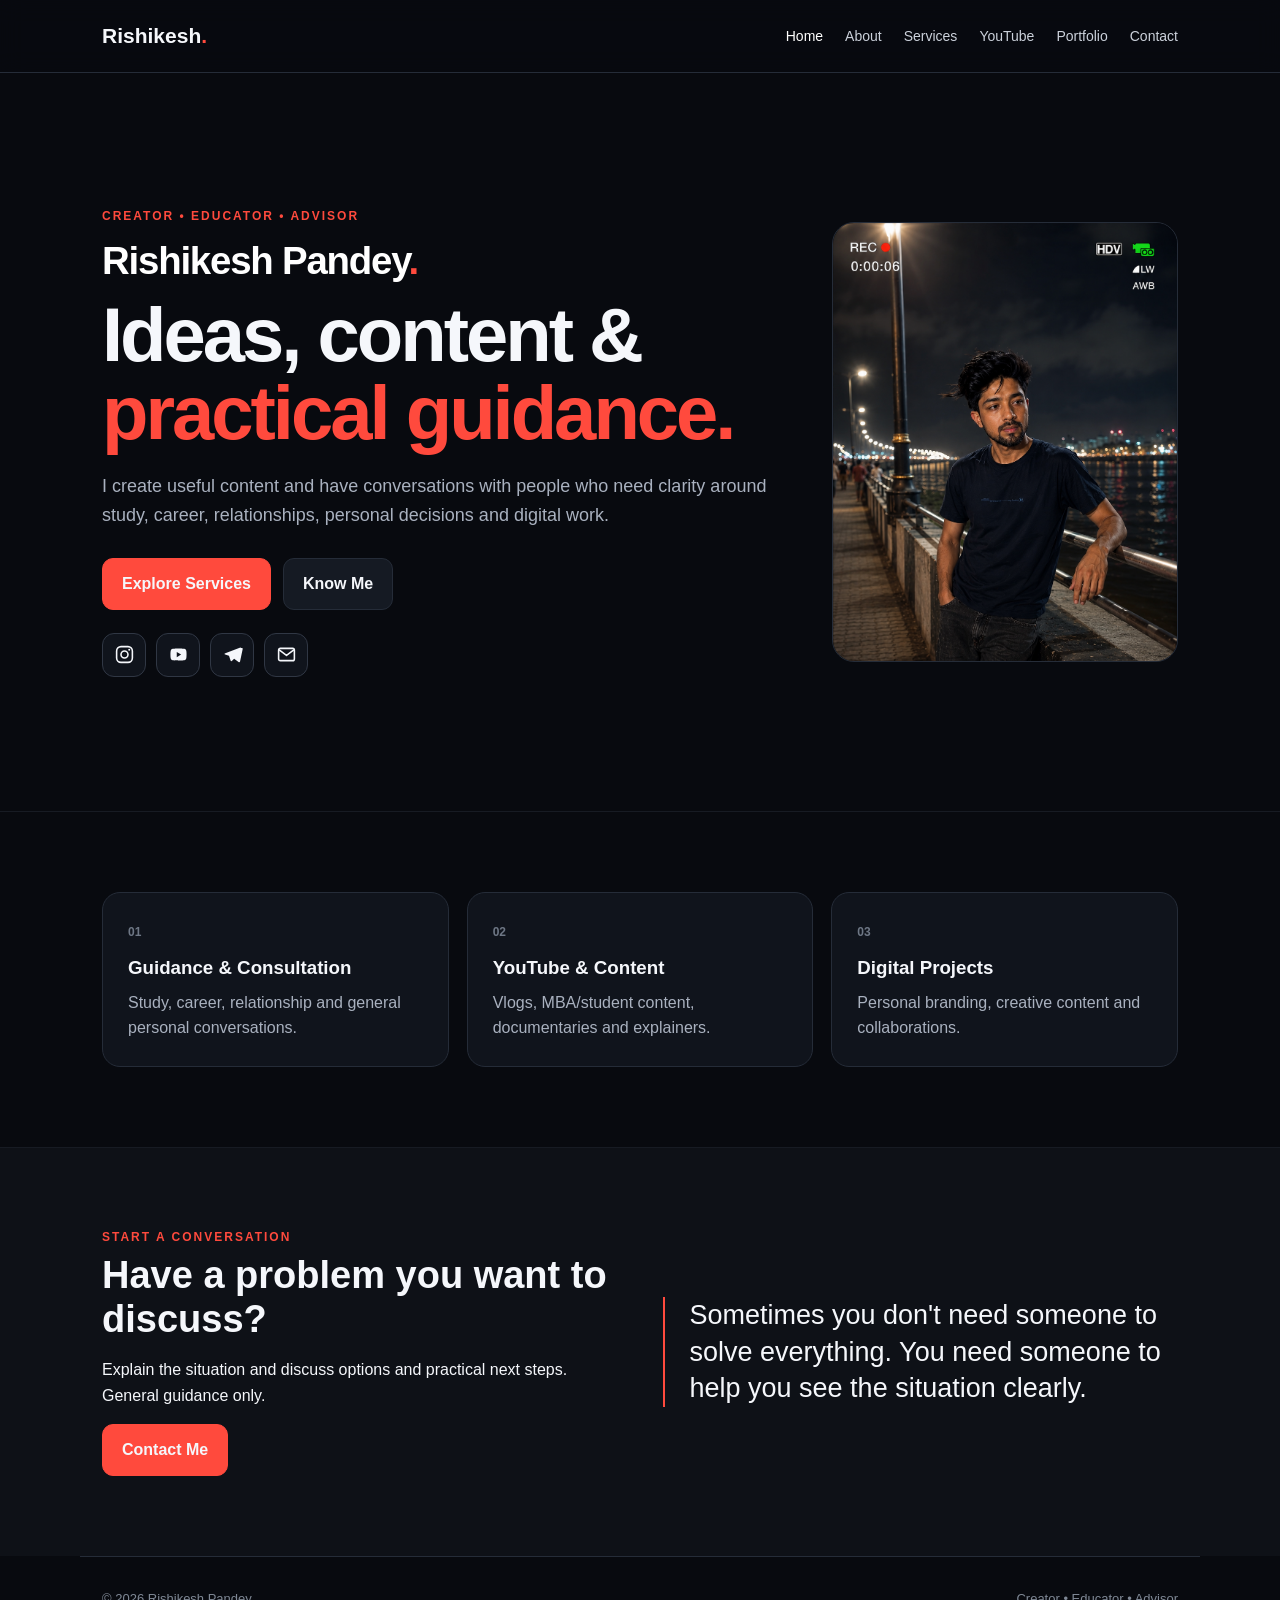
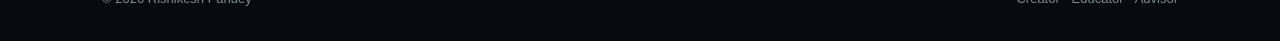
<file: index.html>
<!DOCTYPE html>
<html lang="en"><head><meta charset="utf-8"/><meta content="width=device-width,initial-scale=1" name="viewport"/><title>Rishikesh Pandey | Creator • Educator • Advisor</title><link href="assets/style.css?v=17" rel="stylesheet"/></head><body><header class="header"><div class="container nav"><a class="logo" href="index.html">Rishikesh<span>.</span></a><button class="menu" onclick="toggleMenu()">☰</button><nav id="nav"><a class="active" href="index.html">Home</a><a class="" href="about.html">About</a><a class="" href="services.html">Services</a><a class="" href="youtube.html">YouTube</a><a class="" href="portfolio.html">Portfolio</a><a class="" href="contact.html">Contact</a></nav></div></header><main><section class="hero"><div class="container hero-grid"><div><div class="eyebrow" contenteditable="false" spellcheck="false">CREATOR • EDUCATOR • ADVISOR</div><div class="hero-name">Rishikesh Pandey</div><h1 contenteditable="false" spellcheck="false">Ideas, content &amp; <em>practical guidance.</em></h1><p contenteditable="false" spellcheck="false">I create useful content and have conversations with people who need clarity around study, career, relationships, personal decisions and digital work.</p><div class="buttons"><a class="btn primary" href="services.html">Explore Services</a><a class="btn" href="about.html">Know Me</a></div><div class="social-row social-icons">
<a aria-label="Instagram" class="social-icon instagram" href="https://www.instagram.com/rishikeshpandey.25" rel="noopener" target="_blank" title="Instagram">
<svg viewbox="0 0 24 24"><rect height="18" rx="5" width="18" x="3" y="3"></rect><circle cx="12" cy="12" r="4"></circle><circle class="dot" cx="17.4" cy="6.7" r="1.15"></circle></svg><span>Instagram</span>
</a>
<a aria-label="YouTube" class="social-icon youtube" href="https://youtube.com/@rishikeshpandeyvlogs9507" rel="noopener" target="_blank" title="YouTube">
<svg viewbox="0 0 24 24"><path class="solid" d="M21 8.2c-.2-1.5-1-2.6-2.5-2.8C16.5 5 12 5 12 5s-4.5 0-6.5.4C4 5.6 3.2 6.7 3 8.2 2.8 9.3 2.8 12 2.8 12s0 2.7.2 3.8c.2 1.5 1 2.6 2.5 2.8C7.5 19 12 19 12 19s4.5 0 6.5-.4c1.5-.2 2.3-1.3 2.5-2.8.2-1.1.2-3.8.2-3.8s0-2.7-.2-3.8Z"></path><path class="cut" d="m10 9 5 3-5 3Z"></path></svg><span>YouTube</span>
</a>
<a aria-label="Telegram" class="social-icon telegram" href="https://telegram.org/dl" rel="noopener" target="_blank" title="Telegram">
<svg viewbox="0 0 24 24"><path class="solid" d="M21 4 3.8 10.6c-1.2.5-1.2 1.2-.2 1.5L8 13.5l1.7 5.2c.2.6.1.9.8.9.5 0 .8-.2 1-.4l2.4-2.3 5 3.7c.9.5 1.6.3 1.8-.9L23.6 6c.3-1.2-.5-1.8-1.6-1.4Z"></path></svg><span>Telegram</span>
</a>
<a aria-label="Email" class="social-icon email" href="mailto:rishikeshp700@gmail.com" title="Email">
<svg viewbox="0 0 24 24"><rect height="14" rx="2" width="18" x="3" y="5"></rect><path d="m4 7 8 6 8-6"></path></svg><span>Email</span>
</a></div></div><div class="hero-photo"><img alt="Rishikesh Pandey" class="" data-edit-index="0" src="assets/rishikesh-profile.png"/></div></div></section><section class="section"><div class="container"><div class="cards three"><a class="card" href="services.html"><span contenteditable="false" spellcheck="false">01</span><h3 contenteditable="false" spellcheck="false">Guidance &amp; Consultation</h3><p contenteditable="false" spellcheck="false">Study, career, relationship and general personal conversations.</p></a><a class="card" href="youtube.html"><span contenteditable="false" spellcheck="false">02</span><h3 contenteditable="false" spellcheck="false">YouTube &amp; Content</h3><p contenteditable="false" spellcheck="false">Vlogs, MBA/student content, documentaries and explainers.</p></a><a class="card" href="portfolio.html"><span contenteditable="false" spellcheck="false">03</span><h3 contenteditable="false" spellcheck="false">Digital Projects</h3><p contenteditable="false" spellcheck="false">Personal branding, creative content and collaborations.</p></a></div></div></section><section class="section dark"><div class="container split"><div><div class="eyebrow" contenteditable="false" spellcheck="false">START A CONVERSATION</div><h2 contenteditable="false" spellcheck="false">Have a problem you want to discuss?</h2><p contenteditable="false" spellcheck="false">Explain the situation and discuss options and practical next steps. General guidance only.</p><a class="btn primary" href="contact.html">Contact Me</a></div><div class="quote" contenteditable="false" spellcheck="false">Sometimes you don't need someone to solve everything. You need someone to help you see the situation clearly.</div></div></section></main><footer><div class="container footer"><span>© <span id="year"></span> Rishikesh Pandey</span><span>Creator • Educator • Advisor</span></div></footer><script id="PUBLIC_SITE_NO_EDITOR">document.querySelectorAll("#year").forEach(x=>x.textContent=new Date().getFullYear());function toggleMenu(){const n=document.getElementById("nav");if(n)n.classList.toggle("open")}</script></body></html>
</file>
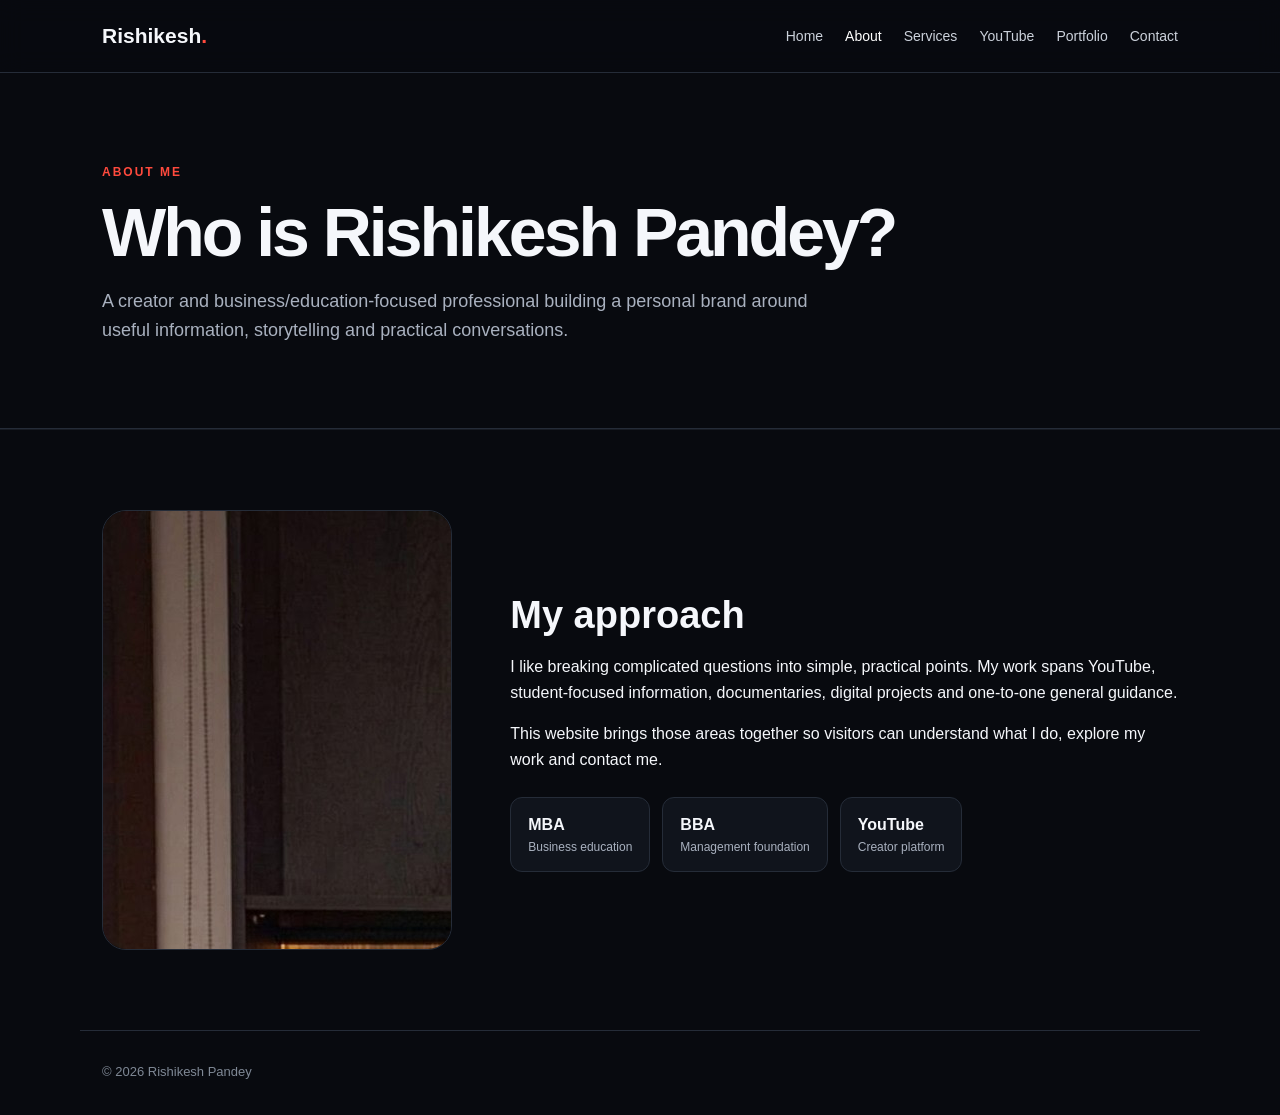
<file: about.html>
<!DOCTYPE html>
<html lang="en"><head><meta charset="utf-8"/><meta content="width=device-width,initial-scale=1" name="viewport"/><title>About | Rishikesh Pandey</title><link href="assets/style.css" rel="stylesheet"/></head><body><header class="header"><div class="container nav"><a class="logo" href="index.html">Rishikesh<span>.</span></a><button class="menu" onclick="toggleMenu()">☰</button><nav id="nav"><a class="" href="index.html">Home</a><a class="active" href="about.html">About</a><a class="" href="services.html">Services</a><a class="" href="youtube.html">YouTube</a><a class="" href="portfolio.html">Portfolio</a><a class="" href="contact.html">Contact</a></nav></div></header><main><section class="page-hero"><div class="container"><div class="eyebrow" contenteditable="false" spellcheck="false">ABOUT ME</div><h1 contenteditable="false" spellcheck="false">Who is Rishikesh Pandey?</h1><p contenteditable="false" spellcheck="false">A creator and business/education-focused professional building a personal brand around useful information, storytelling and practical conversations.</p></div></section><section class="section"><div class="container about-grid"><div class="about-photo"><img alt="Rishikesh Pandey" class="" data-edit-index="0" src="assets/about-profile.jpg"/></div><div><h2 contenteditable="false" spellcheck="false">My approach</h2><p contenteditable="false" spellcheck="false">I like breaking complicated questions into simple, practical points. My work spans YouTube, student-focused information, documentaries, digital projects and one-to-one general guidance.</p><p contenteditable="false" spellcheck="false">This website brings those areas together so visitors can understand what I do, explore my work and contact me.</p><div class="stats"><div><b>MBA</b><small>Business education</small></div><div><b>BBA</b><small>Management foundation</small></div><div><b>YouTube</b><small>Creator platform</small></div></div></div></div></section></main><footer><div class="container footer"><span>© <span id="year"></span> Rishikesh Pandey</span><span></span></div></footer><script id="PUBLIC_SITE_NO_EDITOR">document.querySelectorAll("#year").forEach(x=>x.textContent=new Date().getFullYear());function toggleMenu(){const n=document.getElementById("nav");if(n)n.classList.toggle("open")}</script></body></html>
</file>
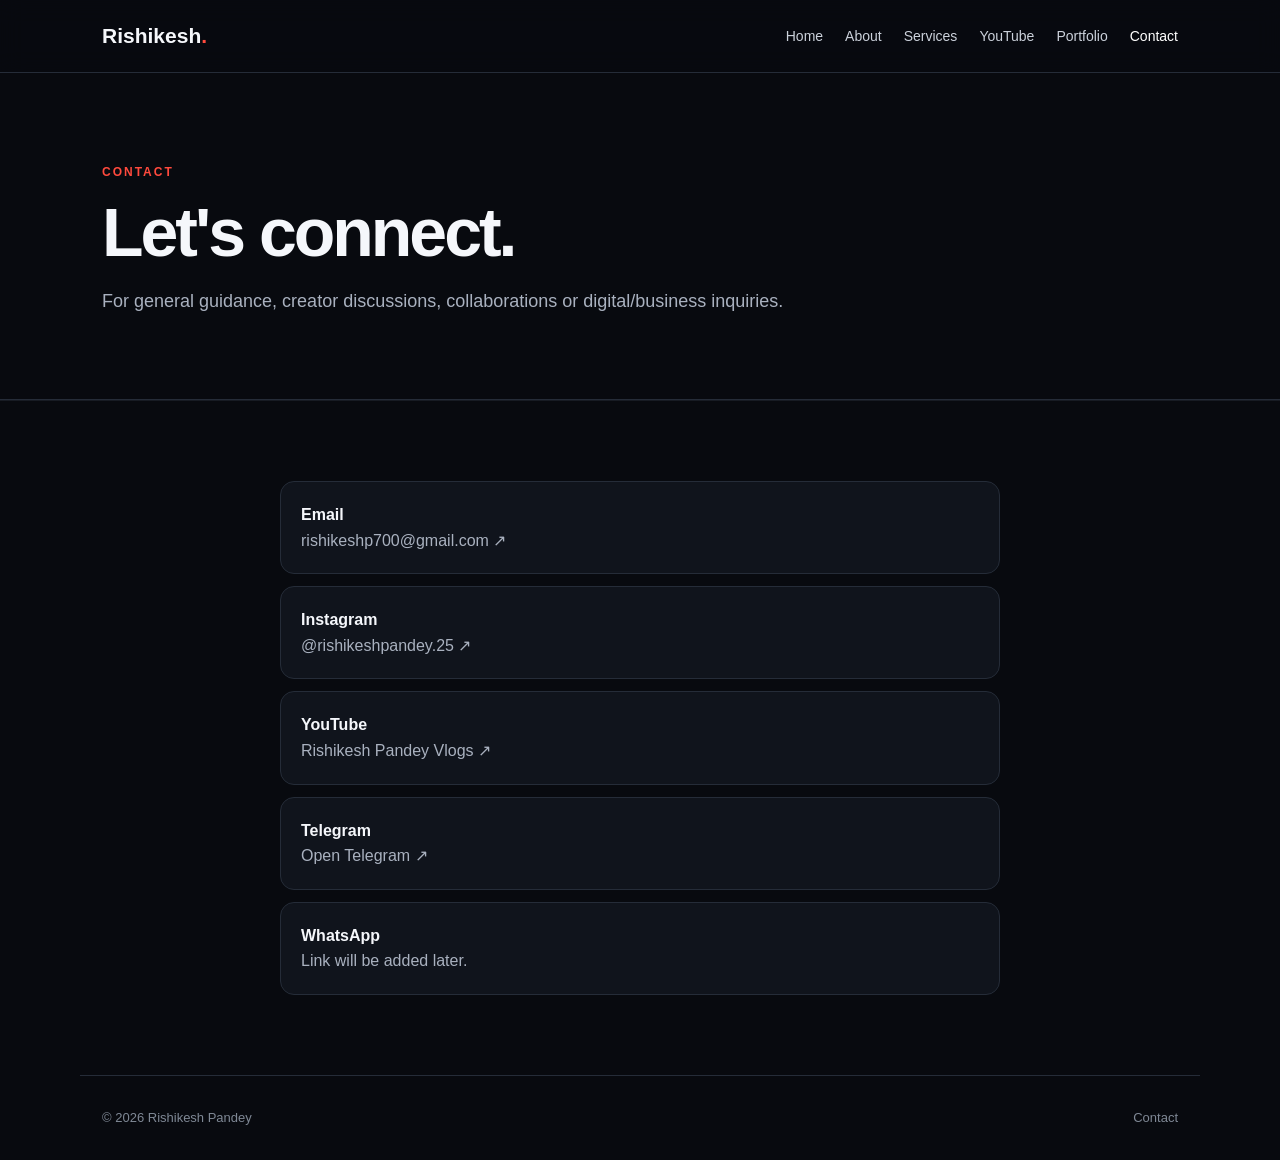
<file: contact.html>
<!doctype html><html lang="en"><head><meta charset="utf-8"><meta name="viewport" content="width=device-width,initial-scale=1"><title>Contact | Rishikesh Pandey</title><link rel="stylesheet" href="assets/style.css"></head><body><header class="header"><div class="container nav"><a class="logo" href="index.html">Rishikesh<span>.</span></a><button class="menu" onclick="toggleMenu()">☰</button><nav id="nav"><a class="" href="index.html">Home</a><a class="" href="about.html">About</a><a class="" href="services.html">Services</a><a class="" href="youtube.html">YouTube</a><a class="" href="portfolio.html">Portfolio</a><a class="active" href="contact.html">Contact</a></nav></div></header><main><section class="page-hero"><div class="container"><div class="eyebrow">CONTACT</div><h1>Let's connect.</h1><p>For general guidance, creator discussions, collaborations or digital/business inquiries.</p></div></section><section class="section"><div class="container"><div class="contact-list contact-list-centered"><a class="contact-item" href="mailto:rishikeshp700@gmail.com"><b>Email</b><span>rishikeshp700@gmail.com ↗</span></a><a class="contact-item" href="https://www.instagram.com/rishikeshpandey.25" target="_blank"><b>Instagram</b><span>@rishikeshpandey.25 ↗</span></a><a class="contact-item" href="https://youtube.com/@rishikeshpandeyvlogs9507" target="_blank"><b>YouTube</b><span>Rishikesh Pandey Vlogs ↗</span></a><a class="contact-item" href="https://telegram.org/dl" target="_blank"><b>Telegram</b><span>Open Telegram ↗</span></a><div class="contact-item"><b>WhatsApp</b><span>Link will be added later.</span></div></div></div></section></main><footer><div class="container footer"><span>© <span id="year"></span> Rishikesh Pandey</span><span>Contact</span></div></footer><script id="PUBLIC_SITE_NO_EDITOR">document.querySelectorAll("#year").forEach(x=>x.textContent=new Date().getFullYear());function toggleMenu(){const n=document.getElementById("nav");if(n)n.classList.toggle("open")}</script></body></html>
</file>
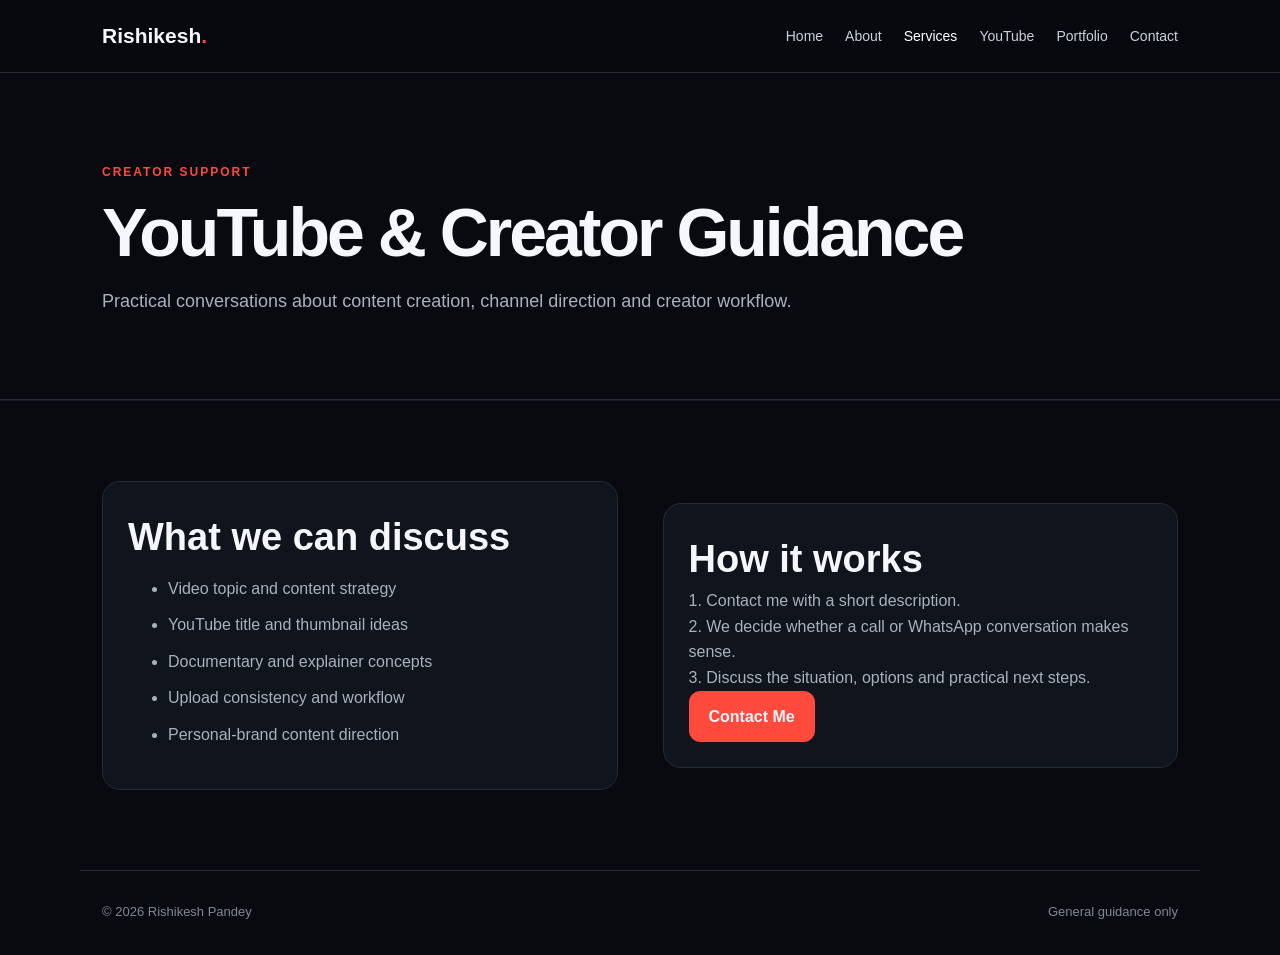
<file: service-creator.html>
<!doctype html><html lang="en"><head><meta charset="utf-8"><meta name="viewport" content="width=device-width,initial-scale=1"><title>YouTube & Creator Guidance | Rishikesh Pandey</title><link rel="stylesheet" href="assets/style.css"></head><body><header class="header"><div class="container nav"><a class="logo" href="index.html">Rishikesh<span>.</span></a><button class="menu" onclick="toggleMenu()">☰</button><nav id="nav"><a class="" href="index.html">Home</a><a class="" href="about.html">About</a><a class="active" href="services.html">Services</a><a class="" href="youtube.html">YouTube</a><a class="" href="portfolio.html">Portfolio</a><a class="" href="contact.html">Contact</a></nav></div></header><main><section class="page-hero"><div class="container"><div class="eyebrow">CREATOR SUPPORT</div><h1>YouTube & Creator Guidance</h1><p>Practical conversations about content creation, channel direction and creator workflow.</p></div></section><section class="section"><div class="container inner-grid"><div class="card"><h2>What we can discuss</h2><ul class="checklist"><li>Video topic and content strategy</li><li>YouTube title and thumbnail ideas</li><li>Documentary and explainer concepts</li><li>Upload consistency and workflow</li><li>Personal-brand content direction</li></ul></div><div class="card"><h2>How it works</h2><p>1. Contact me with a short description.</p><p>2. We decide whether a call or WhatsApp conversation makes sense.</p><p>3. Discuss the situation, options and practical next steps.</p><a class="btn primary" href="contact.html">Contact Me</a></div></div></section></main><footer><div class="container footer"><span>© <span id="year"></span> Rishikesh Pandey</span><span>General guidance only</span></div></footer><script src="assets/script.js"></script></body></html>
</file>
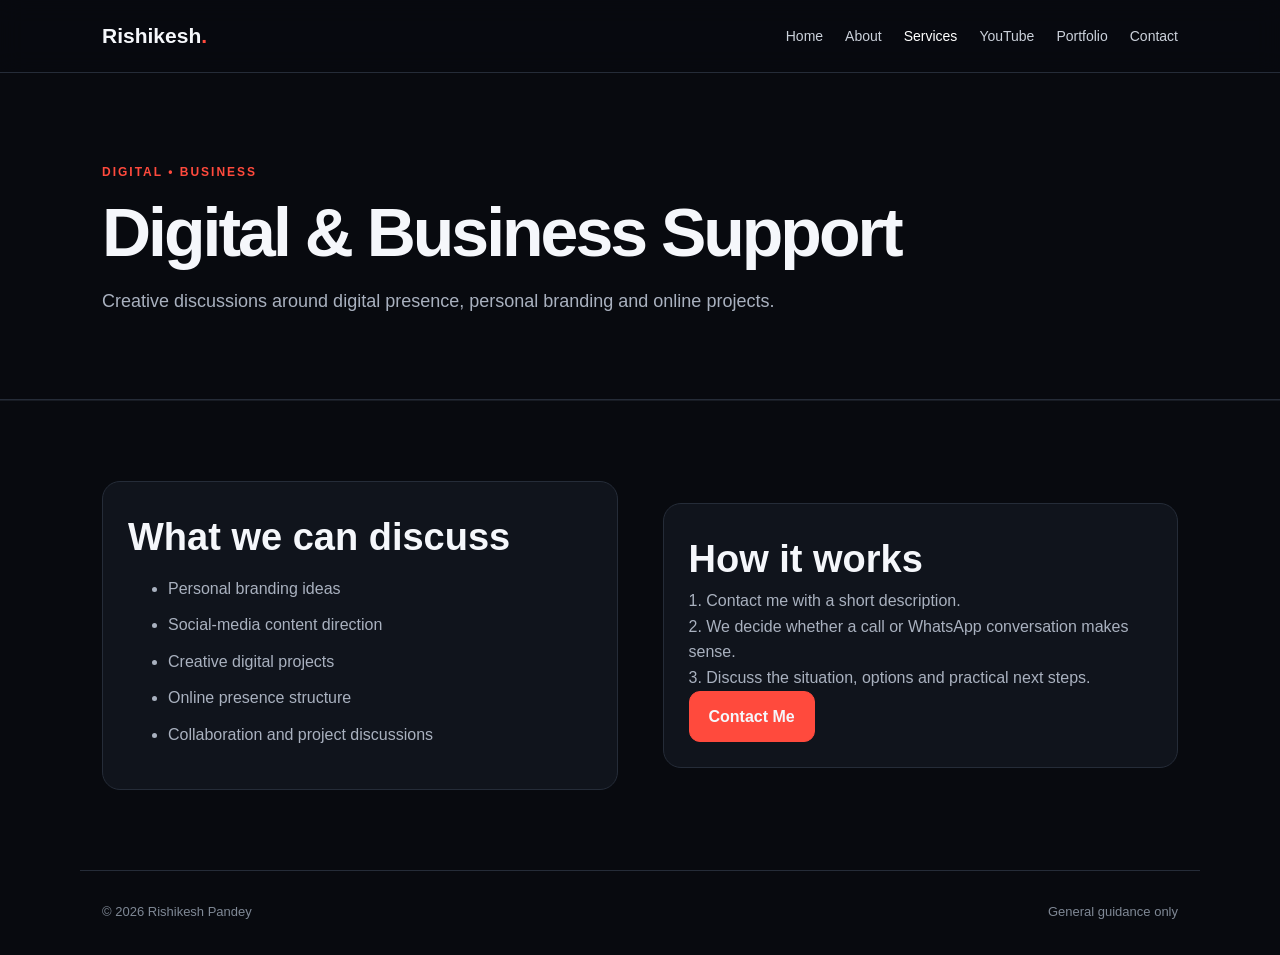
<file: service-digital.html>
<!doctype html><html lang="en"><head><meta charset="utf-8"><meta name="viewport" content="width=device-width,initial-scale=1"><title>Digital & Business Support | Rishikesh Pandey</title><link rel="stylesheet" href="assets/style.css"></head><body><header class="header"><div class="container nav"><a class="logo" href="index.html">Rishikesh<span>.</span></a><button class="menu" onclick="toggleMenu()">☰</button><nav id="nav"><a class="" href="index.html">Home</a><a class="" href="about.html">About</a><a class="active" href="services.html">Services</a><a class="" href="youtube.html">YouTube</a><a class="" href="portfolio.html">Portfolio</a><a class="" href="contact.html">Contact</a></nav></div></header><main><section class="page-hero"><div class="container"><div class="eyebrow">DIGITAL • BUSINESS</div><h1>Digital & Business Support</h1><p>Creative discussions around digital presence, personal branding and online projects.</p></div></section><section class="section"><div class="container inner-grid"><div class="card"><h2>What we can discuss</h2><ul class="checklist"><li>Personal branding ideas</li><li>Social-media content direction</li><li>Creative digital projects</li><li>Online presence structure</li><li>Collaboration and project discussions</li></ul></div><div class="card"><h2>How it works</h2><p>1. Contact me with a short description.</p><p>2. We decide whether a call or WhatsApp conversation makes sense.</p><p>3. Discuss the situation, options and practical next steps.</p><a class="btn primary" href="contact.html">Contact Me</a></div></div></section></main><footer><div class="container footer"><span>© <span id="year"></span> Rishikesh Pandey</span><span>General guidance only</span></div></footer><script src="assets/script.js"></script></body></html>
</file>
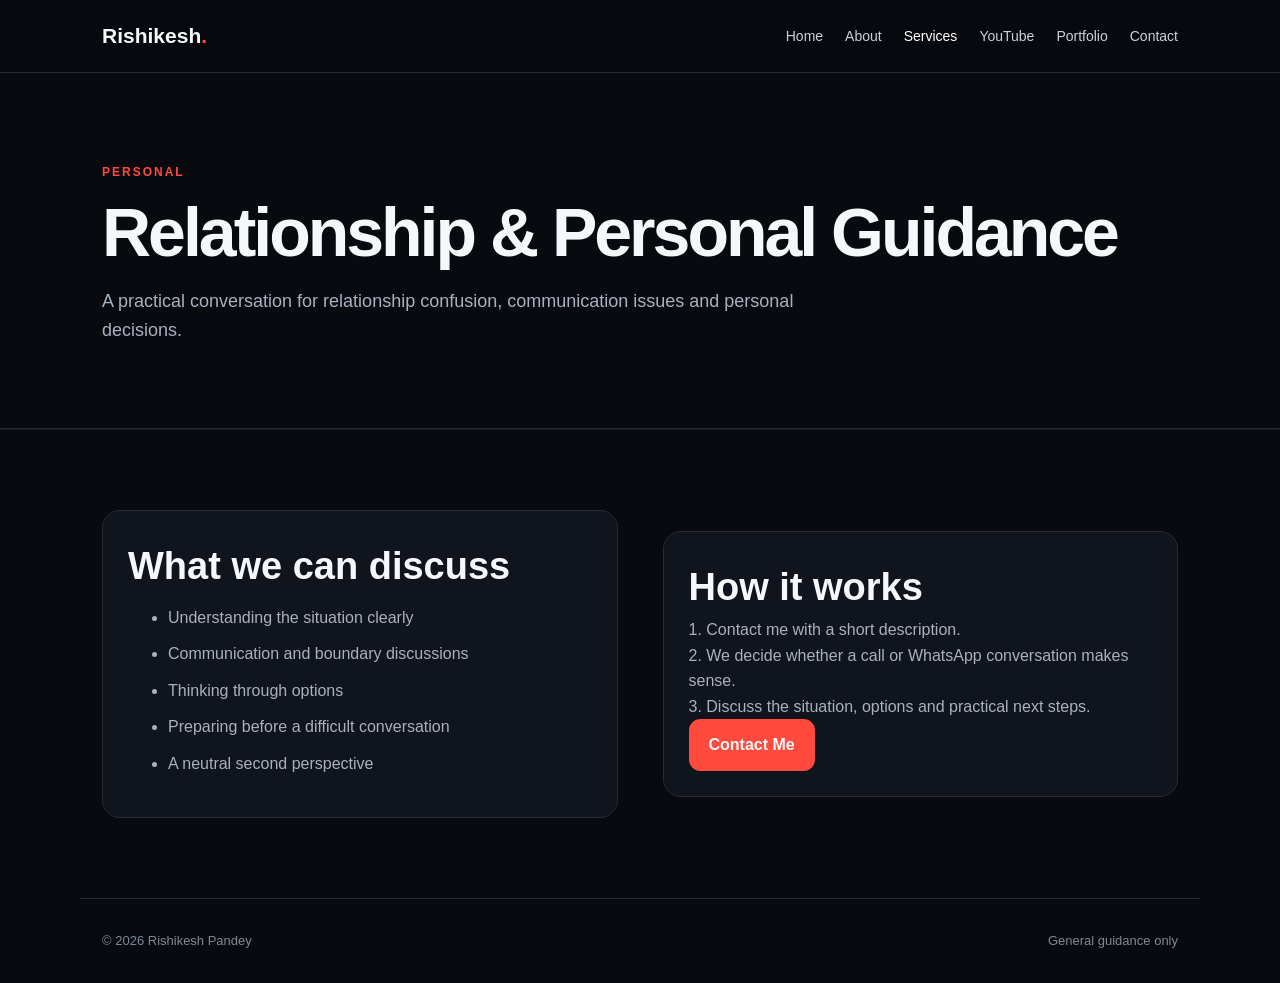
<file: service-relationship.html>
<!doctype html><html lang="en"><head><meta charset="utf-8"><meta name="viewport" content="width=device-width,initial-scale=1"><title>Relationship & Personal Guidance | Rishikesh Pandey</title><link rel="stylesheet" href="assets/style.css"></head><body><header class="header"><div class="container nav"><a class="logo" href="index.html">Rishikesh<span>.</span></a><button class="menu" onclick="toggleMenu()">☰</button><nav id="nav"><a class="" href="index.html">Home</a><a class="" href="about.html">About</a><a class="active" href="services.html">Services</a><a class="" href="youtube.html">YouTube</a><a class="" href="portfolio.html">Portfolio</a><a class="" href="contact.html">Contact</a></nav></div></header><main><section class="page-hero"><div class="container"><div class="eyebrow">PERSONAL</div><h1>Relationship & Personal Guidance</h1><p>A practical conversation for relationship confusion, communication issues and personal decisions.</p></div></section><section class="section"><div class="container inner-grid"><div class="card"><h2>What we can discuss</h2><ul class="checklist"><li>Understanding the situation clearly</li><li>Communication and boundary discussions</li><li>Thinking through options</li><li>Preparing before a difficult conversation</li><li>A neutral second perspective</li></ul></div><div class="card"><h2>How it works</h2><p>1. Contact me with a short description.</p><p>2. We decide whether a call or WhatsApp conversation makes sense.</p><p>3. Discuss the situation, options and practical next steps.</p><a class="btn primary" href="contact.html">Contact Me</a></div></div></section></main><footer><div class="container footer"><span>© <span id="year"></span> Rishikesh Pandey</span><span>General guidance only</span></div></footer><script src="assets/script.js"></script></body></html>
</file>
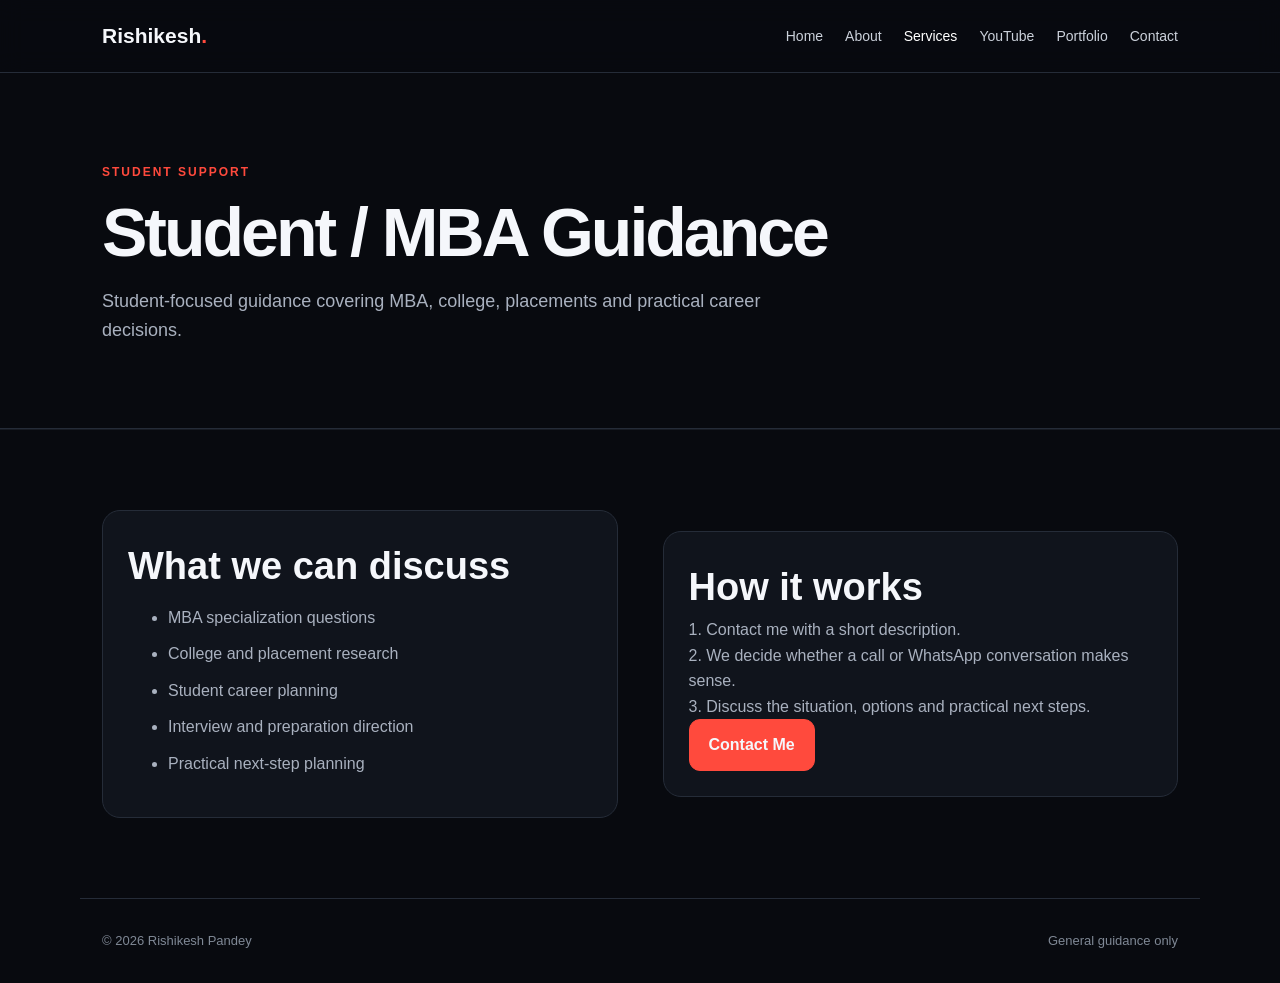
<file: service-student.html>
<!doctype html><html lang="en"><head><meta charset="utf-8"><meta name="viewport" content="width=device-width,initial-scale=1"><title>Student / MBA Guidance | Rishikesh Pandey</title><link rel="stylesheet" href="assets/style.css"></head><body><header class="header"><div class="container nav"><a class="logo" href="index.html">Rishikesh<span>.</span></a><button class="menu" onclick="toggleMenu()">☰</button><nav id="nav"><a class="" href="index.html">Home</a><a class="" href="about.html">About</a><a class="active" href="services.html">Services</a><a class="" href="youtube.html">YouTube</a><a class="" href="portfolio.html">Portfolio</a><a class="" href="contact.html">Contact</a></nav></div></header><main><section class="page-hero"><div class="container"><div class="eyebrow">STUDENT SUPPORT</div><h1>Student / MBA Guidance</h1><p>Student-focused guidance covering MBA, college, placements and practical career decisions.</p></div></section><section class="section"><div class="container inner-grid"><div class="card"><h2>What we can discuss</h2><ul class="checklist"><li>MBA specialization questions</li><li>College and placement research</li><li>Student career planning</li><li>Interview and preparation direction</li><li>Practical next-step planning</li></ul></div><div class="card"><h2>How it works</h2><p>1. Contact me with a short description.</p><p>2. We decide whether a call or WhatsApp conversation makes sense.</p><p>3. Discuss the situation, options and practical next steps.</p><a class="btn primary" href="contact.html">Contact Me</a></div></div></section></main><footer><div class="container footer"><span>© <span id="year"></span> Rishikesh Pandey</span><span>General guidance only</span></div></footer><script src="assets/script.js"></script></body></html>
</file>
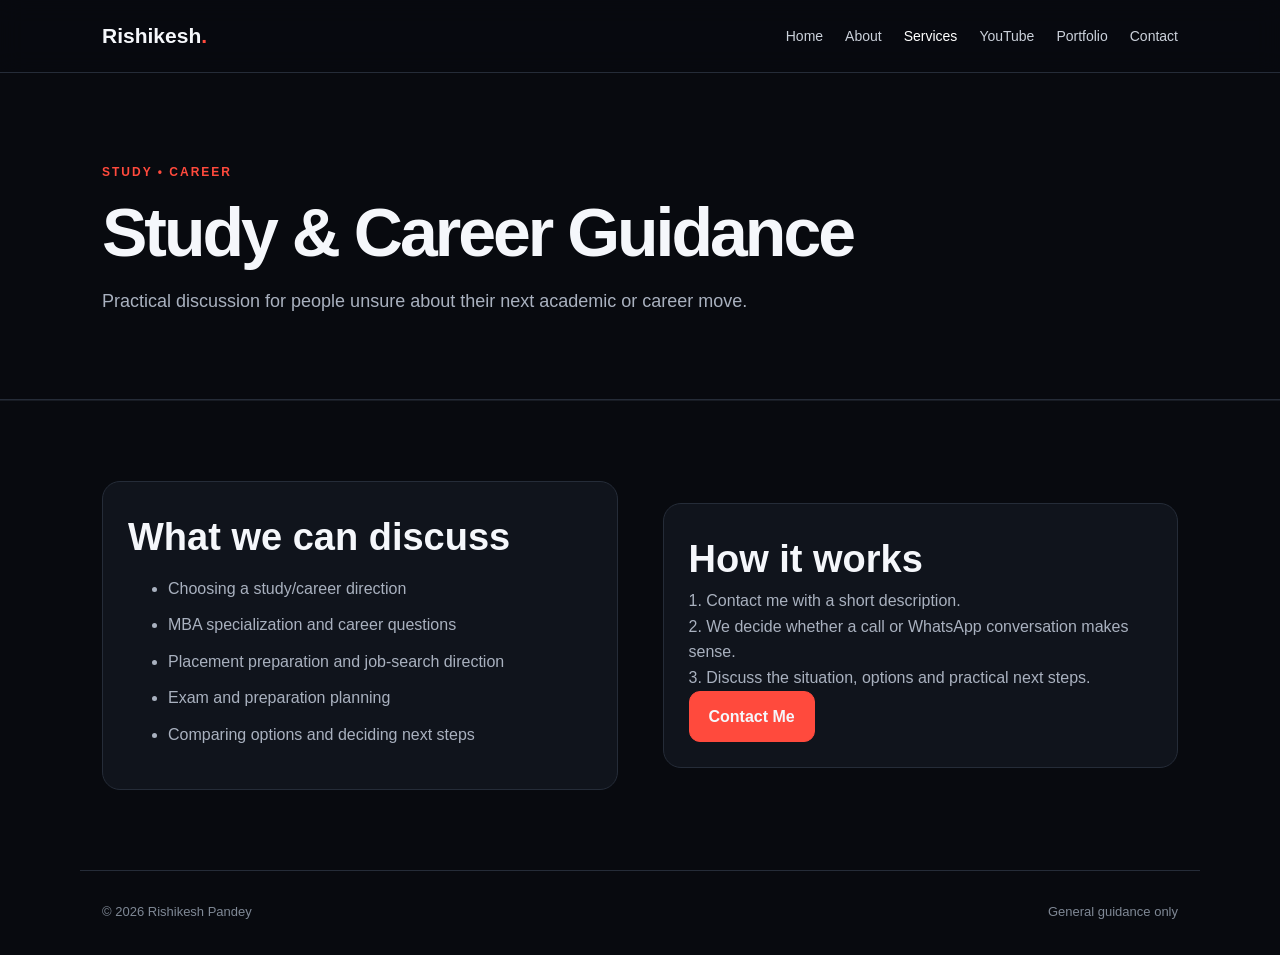
<file: service-study-career.html>
<!doctype html><html lang="en"><head><meta charset="utf-8"><meta name="viewport" content="width=device-width,initial-scale=1"><title>Study & Career Guidance | Rishikesh Pandey</title><link rel="stylesheet" href="assets/style.css"></head><body><header class="header"><div class="container nav"><a class="logo" href="index.html">Rishikesh<span>.</span></a><button class="menu" onclick="toggleMenu()">☰</button><nav id="nav"><a class="" href="index.html">Home</a><a class="" href="about.html">About</a><a class="active" href="services.html">Services</a><a class="" href="youtube.html">YouTube</a><a class="" href="portfolio.html">Portfolio</a><a class="" href="contact.html">Contact</a></nav></div></header><main><section class="page-hero"><div class="container"><div class="eyebrow">STUDY • CAREER</div><h1>Study & Career Guidance</h1><p>Practical discussion for people unsure about their next academic or career move.</p></div></section><section class="section"><div class="container inner-grid"><div class="card"><h2>What we can discuss</h2><ul class="checklist"><li>Choosing a study/career direction</li><li>MBA specialization and career questions</li><li>Placement preparation and job-search direction</li><li>Exam and preparation planning</li><li>Comparing options and deciding next steps</li></ul></div><div class="card"><h2>How it works</h2><p>1. Contact me with a short description.</p><p>2. We decide whether a call or WhatsApp conversation makes sense.</p><p>3. Discuss the situation, options and practical next steps.</p><a class="btn primary" href="contact.html">Contact Me</a></div></div></section></main><footer><div class="container footer"><span>© <span id="year"></span> Rishikesh Pandey</span><span>General guidance only</span></div></footer><script src="assets/script.js"></script></body></html>
</file>
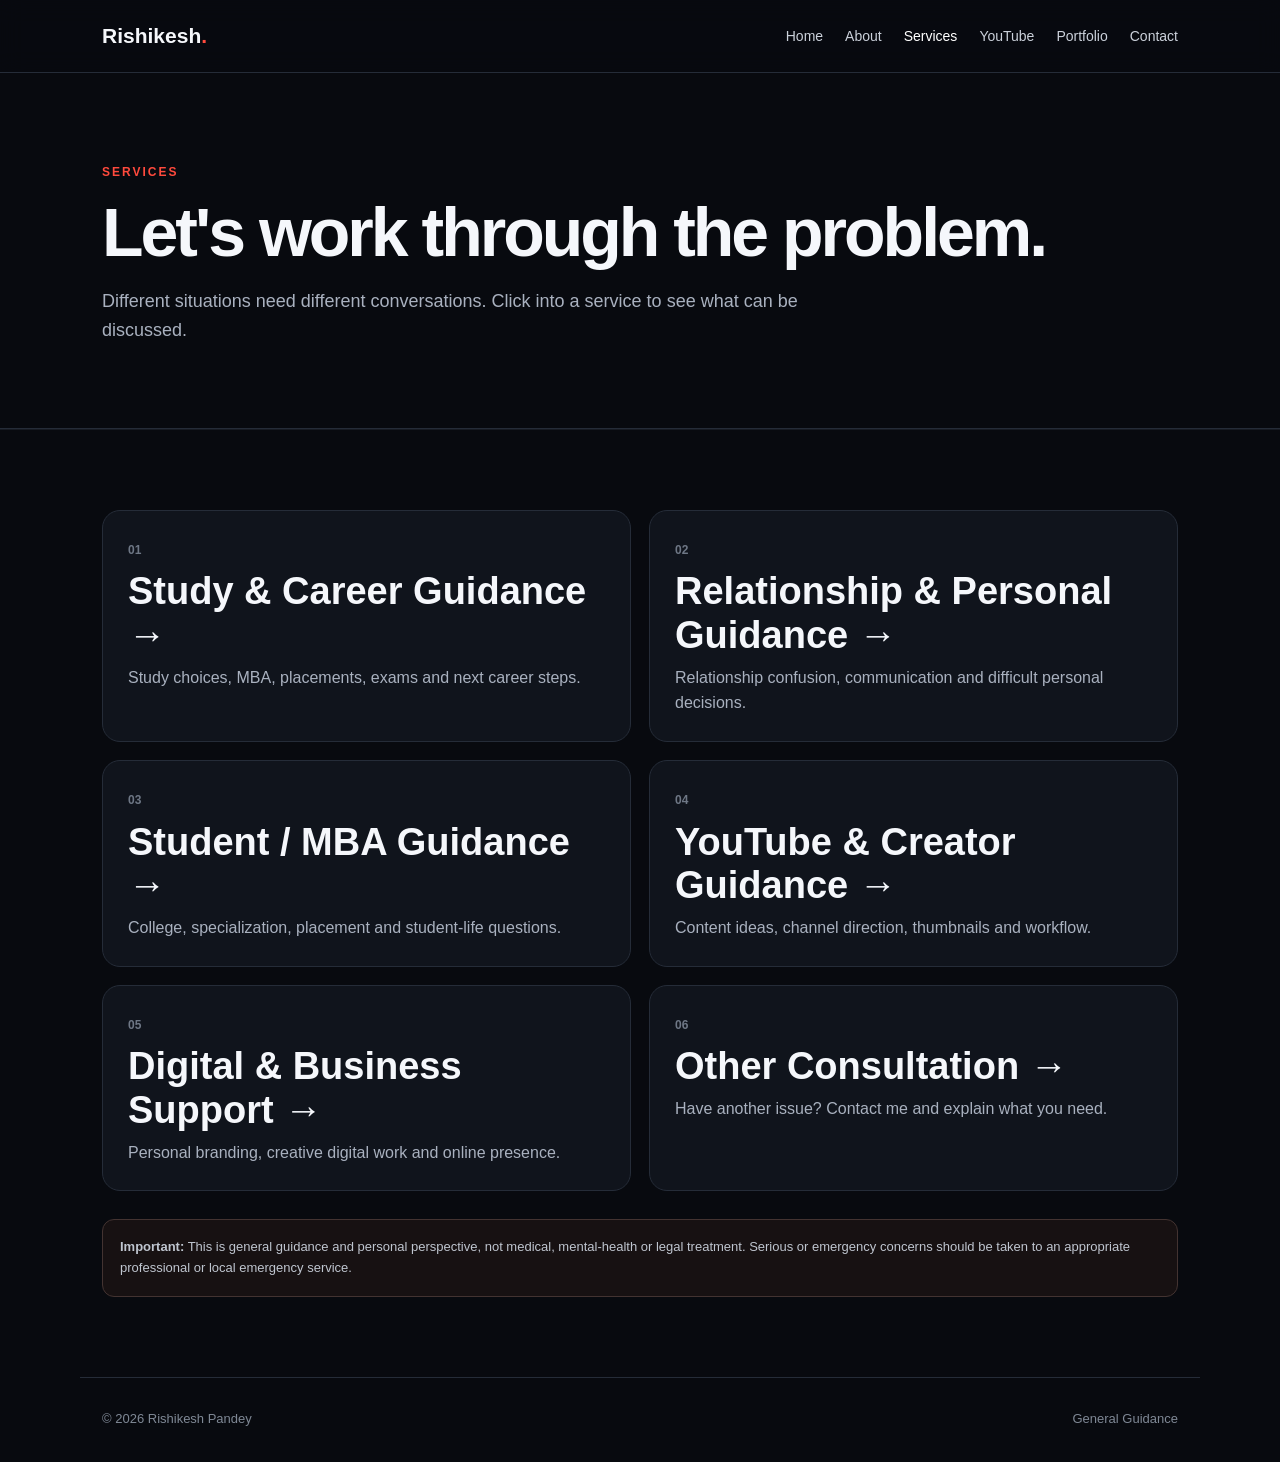
<file: services.html>
<!DOCTYPE html>
<html lang="en"><head><meta charset="utf-8"/><meta content="width=device-width,initial-scale=1" name="viewport"/><title>Services | Rishikesh Pandey</title><link href="assets/style.css" rel="stylesheet"/></head><body><header class="header"><div class="container nav"><a class="logo" href="index.html">Rishikesh<span>.</span></a><button class="menu" onclick="toggleMenu()">☰</button><nav id="nav"><a class="" href="index.html">Home</a><a class="" href="about.html">About</a><a class="active" href="services.html">Services</a><a class="" href="youtube.html">YouTube</a><a class="" href="portfolio.html">Portfolio</a><a class="" href="contact.html">Contact</a></nav></div></header><main><section class="page-hero"><div class="container"><div class="eyebrow" contenteditable="false" spellcheck="false">SERVICES</div><h1 contenteditable="false" spellcheck="false">Let's work through the problem.</h1><p contenteditable="false" spellcheck="false">Different situations need different conversations. Click into a service to see what can be discussed.</p></div></section><section class="section"><div class="container"><div class="cards two"><a class="card" href="service-study-career.html"><span contenteditable="false" spellcheck="false">01</span><h2 contenteditable="false" spellcheck="false">Study &amp; Career Guidance →</h2><p contenteditable="false" spellcheck="false">Study choices, MBA, placements, exams and next career steps.</p></a><a class="card" href="service-relationship.html"><span contenteditable="false" spellcheck="false">02</span><h2 contenteditable="false" spellcheck="false">Relationship &amp; Personal Guidance →</h2><p contenteditable="false" spellcheck="false">Relationship confusion, communication and difficult personal decisions.</p></a><a class="card" href="service-student.html"><span contenteditable="false" spellcheck="false">03</span><h2 contenteditable="false" spellcheck="false">Student / MBA Guidance →</h2><p contenteditable="false" spellcheck="false">College, specialization, placement and student-life questions.</p></a><a class="card" href="service-creator.html"><span contenteditable="false" spellcheck="false">04</span><h2 contenteditable="false" spellcheck="false">YouTube &amp; Creator Guidance →</h2><p contenteditable="false" spellcheck="false">Content ideas, channel direction, thumbnails and workflow.</p></a><a class="card" href="service-digital.html"><span contenteditable="false" spellcheck="false">05</span><h2 contenteditable="false" spellcheck="false">Digital &amp; Business Support →</h2><p contenteditable="false" spellcheck="false">Personal branding, creative digital work and online presence.</p></a><a class="card" href="contact.html"><span contenteditable="false" spellcheck="false">06</span><h2 contenteditable="false" spellcheck="false">Other Consultation →</h2><p contenteditable="false" spellcheck="false">Have another issue? Contact me and explain what you need.</p></a></div><div class="notice"><b>Important:</b> This is general guidance and personal perspective, not medical, mental-health or legal treatment. Serious or emergency concerns should be taken to an appropriate professional or local emergency service.</div></div></section></main><footer><div class="container footer"><span>© <span id="year"></span> Rishikesh Pandey</span><span>General Guidance</span></div></footer><script id="PUBLIC_SITE_NO_EDITOR">document.querySelectorAll("#year").forEach(x=>x.textContent=new Date().getFullYear());function toggleMenu(){const n=document.getElementById("nav");if(n)n.classList.toggle("open")}</script></body></html>
</file>
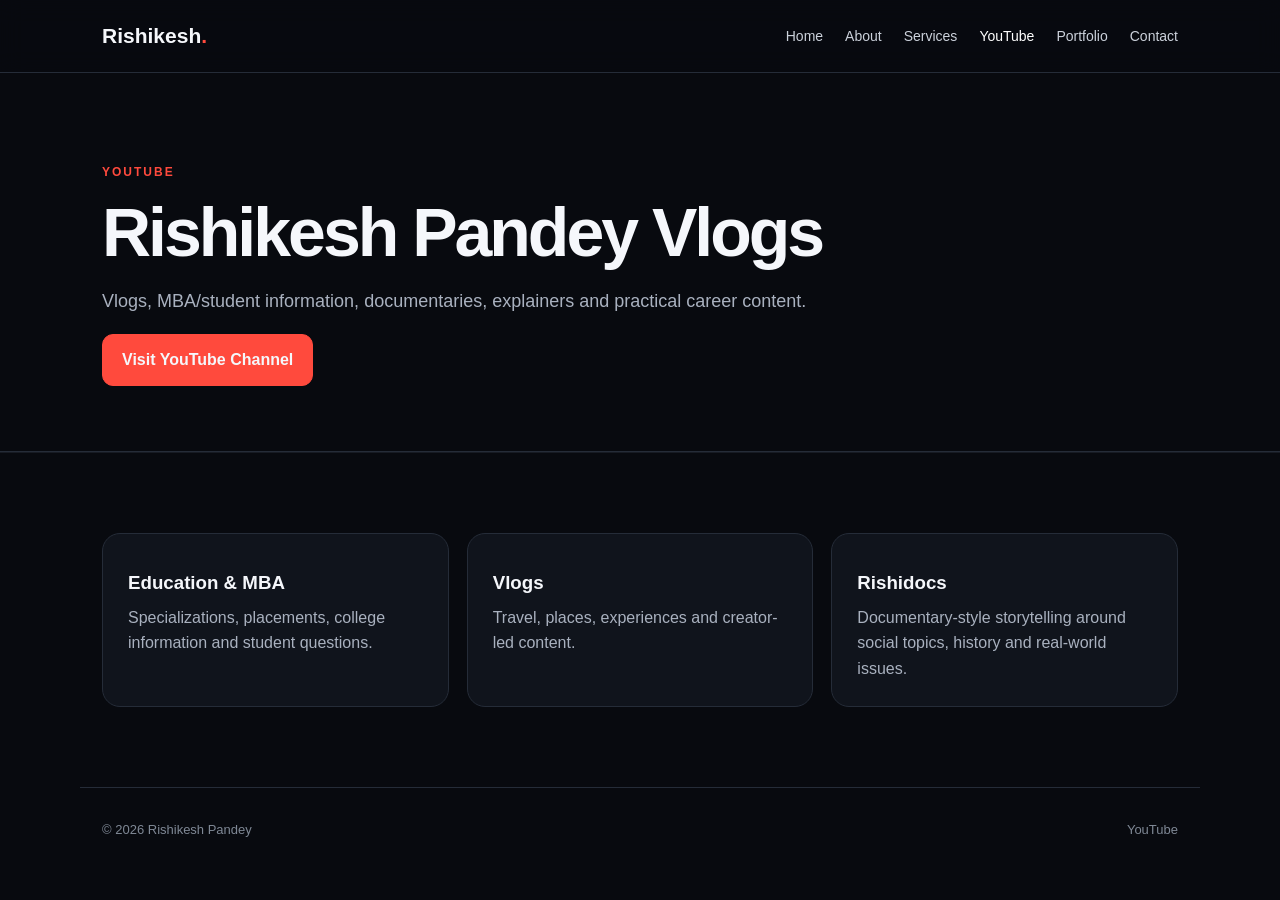
<file: youtube.html>
<!doctype html><html lang="en"><head><meta charset="utf-8"><meta name="viewport" content="width=device-width,initial-scale=1"><title>YouTube | Rishikesh Pandey</title><link rel="stylesheet" href="assets/style.css"></head><body><header class="header"><div class="container nav"><a class="logo" href="index.html">Rishikesh<span>.</span></a><button class="menu" onclick="toggleMenu()">☰</button><nav id="nav"><a class="" href="index.html">Home</a><a class="" href="about.html">About</a><a class="" href="services.html">Services</a><a class="active" href="youtube.html">YouTube</a><a class="" href="portfolio.html">Portfolio</a><a class="" href="contact.html">Contact</a></nav></div></header><main><section class="page-hero"><div class="container"><div class="eyebrow">YOUTUBE</div><h1>Rishikesh Pandey Vlogs</h1><p>Vlogs, MBA/student information, documentaries, explainers and practical career content.</p><a class="btn primary" target="_blank" href="https://youtube.com/@rishikeshpandeyvlogs9507">Visit YouTube Channel</a></div></section><section class="section"><div class="container"><div class="cards three"><div class="card"><h3>Education & MBA</h3><p>Specializations, placements, college information and student questions.</p></div><div class="card"><h3>Vlogs</h3><p>Travel, places, experiences and creator-led content.</p></div><div class="card"><h3>Rishidocs</h3><p>Documentary-style storytelling around social topics, history and real-world issues.</p></div></div></div></section></main><footer><div class="container footer"><span>© <span id="year"></span> Rishikesh Pandey</span><span>YouTube</span></div></footer><script id="PUBLIC_SITE_NO_EDITOR">document.querySelectorAll("#year").forEach(x=>x.textContent=new Date().getFullYear());function toggleMenu(){const n=document.getElementById("nav");if(n)n.classList.toggle("open")}</script></body></html>
</file>
<file: assets/style.css>
*{box-sizing:border-box}html{scroll-behavior:smooth}body{margin:0;background:#080a0f;color:#f5f7fb;font-family:Inter,Arial,sans-serif;line-height:1.6}a{color:inherit;text-decoration:none}.container{max-width:1120px;margin:auto;padding:0 22px}.header{position:sticky;top:0;z-index:10;background:#080a0fee;backdrop-filter:blur(12px);border-bottom:1px solid #252c38}.nav{height:72px;display:flex;align-items:center;justify-content:space-between}.logo{font-size:21px;font-weight:850}.logo span,.eyebrow{color:#ff4a3d}nav{display:flex;gap:22px}nav a{font-size:14px;color:#cbd1db}nav a:hover,nav a.active{color:#fff}.menu{display:none;background:none;border:0;color:white;font-size:27px}.hero{min-height:82vh;display:flex;align-items:center;padding:65px 0}.hero-grid{display:grid;grid-template-columns:1fr .9fr;gap:60px;align-items:center}.eyebrow{font-size:12px;letter-spacing:2px;font-weight:850}.hero h1,.page-hero h1{font-size:clamp(44px,7vw,76px);line-height:1.03;letter-spacing:-3px;margin:15px 0 20px}.hero h1 em{color:#ff4a3d;font-style:normal}.hero p,.page-hero p{font-size:18px;color:#a9b1bf;max-width:720px}.hero-photo{height:600px;border:1px solid #252c38;border-radius:28px;overflow:hidden}.hero-photo img,.about-photo,.contact-photo img{width:100%;height:100%;object-fit:cover;object-position:center top}.buttons{display:flex;gap:12px;flex-wrap:wrap;margin-top:28px}.btn{display:inline-block;padding:12px 19px;border:1px solid #252c38;background:#151a23;border-radius:11px;font-weight:750}.primary{background:#ff4a3d;border-color:#ff4a3d}.social-row{display:flex;gap:16px;flex-wrap:wrap;margin-top:23px}.social-row a{font-size:13px;border-bottom:1px solid #444}.section{padding:80px 0;border-top:1px solid #171b23}.section.dark{background:#0e1117}.section h2{font-size:38px;line-height:1.15;margin:7px 0 13px}.cards{display:grid;gap:18px}.three{grid-template-columns:repeat(3,1fr)}.two{grid-template-columns:repeat(2,1fr)}.card{display:block;background:#10141c;border:1px solid #252c38;border-radius:18px;padding:25px;transition:.2s}.card:hover{transform:translateY(-3px);border-color:#4a5362}.card>span{color:#6e7785;font-size:12px;font-weight:800}.card h3,.card h2{margin:9px 0 7px}.card p{color:#a9b1bf;margin:0}.page-hero{padding:90px 0 65px;border-bottom:1px solid #252c38}.page-hero h1{font-size:clamp(43px,6vw,68px)}.about-grid,.contact-grid,.inner-grid,.split{display:grid;grid-template-columns:1fr 1fr;gap:45px;align-items:center}.about-photo,.contact-photo{height:600px;border-radius:24px;border:1px solid #252c38;overflow:hidden}.stats{display:flex;gap:12px;margin-top:25px;flex-wrap:wrap}.stats div{background:#10141c;border:1px solid #252c38;padding:14px 17px;border-radius:12px}.stats b,.stats small{display:block}.stats small{color:#a9b1bf;font-size:12px}.checklist{color:#a9b1bf}.checklist li{margin:11px 0}.notice{margin-top:28px;padding:17px;border:1px solid #433331;background:#171112;border-radius:12px;color:#bfc5cf;font-size:13px}.quote{font-size:27px;line-height:1.35;border-left:2px solid #ff4a3d;padding-left:25px}.portfolio-card{min-height:170px}.portfolio-card span{display:inline-block;margin-top:18px;padding:5px 9px;background:#1b202a;border-radius:99px}.contact-list{display:grid;gap:12px}.contact-item{display:block;padding:20px;background:#10141c;border:1px solid #252c38;border-radius:14px}.contact-item span{display:block;color:#a9b1bf}.contact-photo{height:520px}.footer{min-height:85px;display:flex;align-items:center;justify-content:space-between;color:#7f8895;font-size:13px;border-top:1px solid #252c38}@media(max-width:800px){nav{display:none;position:absolute;top:72px;left:0;right:0;background:#080a0f;padding:18px 22px;flex-direction:column;border-bottom:1px solid #252c38}nav.open{display:flex}.menu{display:block}.hero-grid,.about-grid,.contact-grid,.inner-grid,.split{grid-template-columns:1fr}.hero-photo{height:520px}.three,.two{grid-template-columns:1fr}.hero h1,.page-hero h1{letter-spacing:-2px}.footer{flex-direction:column;justify-content:center;padding:25px}}
/* VISUAL EDITOR */
.editor-bar{position:fixed;right:18px;bottom:18px;z-index:9999;display:flex;gap:8px;padding:9px;background:#111722ee;border:1px solid #343d4b;border-radius:14px;box-shadow:0 16px 50px #0009;backdrop-filter:blur(10px)}
.editor-bar button{border:1px solid #3c4655;background:#202734;color:#fff;border-radius:9px;padding:10px 13px;font-weight:750;cursor:pointer}
.editor-bar .save-edit{background:#ff4a3d;border-color:#ff4a3d}
.editing [contenteditable="true"]{outline:1px dashed #ff6b5e;outline-offset:4px;border-radius:3px;cursor:text}
.editing [contenteditable="true"]:hover{background:#ffffff08}
.edit-toast{position:fixed;left:50%;bottom:82px;transform:translateX(-50%);z-index:10000;background:#f5f7fb;color:#111;padding:10px 16px;border-radius:9px;font-weight:700;box-shadow:0 10px 30px #0008}
@media(max-width:600px){.editor-bar{left:12px;right:12px;justify-content:center}.editor-bar button{flex:1;padding:9px 7px}}

.editing img.image-editable{outline:3px dashed #ff4a3d!important;outline-offset:5px;cursor:pointer!important;filter:brightness(.9)}
.editing img.image-editable:hover{filter:brightness(.72)}
.editing .hero-photo,.editing .about-photo,.editing .contact-photo{position:relative}
.editing .hero-photo:after,.editing .about-photo:after,.editing .contact-photo:after{content:"Click photo to change";position:absolute;left:50%;top:50%;transform:translate(-50%,-50%);pointer-events:none;background:#080a0fd9;color:#fff;border:1px solid #ff4a3d;padding:9px 13px;border-radius:9px;font-size:13px;font-weight:800;white-space:nowrap}

/* v2: smaller, more professional portrait sizing */
.hero-grid{grid-template-columns:minmax(0,1.2fr) minmax(280px,.62fr)}
.hero-photo{height:440px;max-width:360px;width:100%;justify-self:end;border-radius:22px}
.about-grid{grid-template-columns:minmax(280px,.68fr) minmax(0,1.25fr)}
.about-photo{height:440px;max-width:350px;width:100%}
.contact-list-centered{max-width:720px;margin:0 auto}
@media(max-width:800px){
  .hero-grid,.about-grid{grid-template-columns:1fr}
  .hero-photo{height:420px;max-width:330px;justify-self:center}
  .about-photo{height:420px;max-width:330px;margin:0 auto}
}

.alt-section{background:rgba(255,255,255,.025)}
.project-grid,.creative-grid{display:grid;grid-template-columns:repeat(3,1fr);gap:20px;margin-top:24px}
.project-card,.creative-card,.portfolio-upload{background:#11151c;border:1px solid rgba(255,255,255,.09);border-radius:18px;padding:18px}
.portfolio-upload{margin:22px 0}
.media-placeholder{min-height:190px;border:1px dashed rgba(255,255,255,.25);border-radius:14px;display:flex;align-items:center;justify-content:center;text-align:center;padding:18px;cursor:default;overflow:hidden}
.media-placeholder img{width:100%;height:100%;max-height:300px;object-fit:cover;border-radius:10px}
.editing .media-placeholder{cursor:pointer;outline:2px dashed #ff4a3d;outline-offset:3px}
.file-icon{height:130px;display:flex;align-items:center;justify-content:center;font-size:26px;font-weight:900;border-radius:13px;background:rgba(255,255,255,.04);margin-bottom:16px}
.note-box{margin-top:22px;padding:18px;border-left:3px solid #ff4a3d;background:rgba(255,255,255,.035);border-radius:8px}
.project-card .btn{display:inline-block;margin-top:10px}
@media(max-width:900px){.project-grid,.creative-grid{grid-template-columns:repeat(2,1fr)}}
@media(max-width:600px){.project-grid,.creative-grid{grid-template-columns:1fr}}

/* v5 portfolio thumbnails: true YouTube 16:9 */
.project-card .media-placeholder{aspect-ratio:16/9;min-height:0;width:100%;padding:0}
.project-card .media-placeholder img{width:100%;height:100%;max-height:none;object-fit:cover;border-radius:13px}
.portfolio-upload .media-placeholder{aspect-ratio:16/9;min-height:0;max-width:900px;margin:0 auto}
.portfolio-upload .media-placeholder img{width:100%;height:100%;max-height:none;object-fit:contain;background:#080a0f}

/* v7 - explicit fully editable state */
.editing [contenteditable="true"]{outline:1px dashed #ff4a3d!important;outline-offset:3px;cursor:text!important}
.editing .media-placeholder{outline:2px dashed #ff4a3d!important;outline-offset:4px;cursor:pointer!important}
.editor-bar{z-index:99999!important}
.portfolio-media{width:100%;border-radius:13px;border:1px solid rgba(255,255,255,.08);display:block;background:#0b0e13}
.portfolio-media.wide{aspect-ratio:16/9;object-fit:cover}
.portfolio-media.design{height:260px;object-fit:contain;padding:8px}
.portfolio-video{width:100%;max-height:520px;border-radius:13px;background:#000}
.resume-preview{width:100%;max-height:650px;object-fit:contain;border-radius:13px;background:#fff}
.asset-label{font-size:12px;letter-spacing:.12em;text-transform:uppercase;color:#ff5148;font-weight:800;margin-bottom:10px}

/* FINAL v11: requested Home-only polish */
.hero-name{margin-top:14px;font-size:clamp(27px,3vw,42px);line-height:1.05;font-weight:900;letter-spacing:-1.2px;color:#fff}
.hero-name:after{content:".";color:#ff4a3d}.hero-intro{max-width:760px;font-weight:500}
.social-icons{gap:10px;align-items:center}.social-icons .social-icon{width:44px;height:44px;display:inline-flex;align-items:center;justify-content:center;border:1px solid #303744!important;border-radius:12px;background:#10141c;position:relative;transition:.18s ease}
.social-icons .social-icon:hover{transform:translateY(-3px);background:#171c25;box-shadow:0 10px 24px #0008}
.social-icons svg{width:21px;height:21px;fill:none;stroke:#f5f7fb;stroke-width:1.8;stroke-linecap:round;stroke-linejoin:round}.social-icons .solid,.social-icons .dot{fill:#f5f7fb;stroke:none}.social-icons .cut{fill:#10141c;stroke:none}
.social-icons .social-icon span{position:absolute;left:50%;bottom:-34px;transform:translate(-50%,5px);padding:4px 8px;border-radius:7px;background:#1a202a;border:1px solid #303744;color:#e8ecf2;font-size:11px;white-space:nowrap;opacity:0;pointer-events:none;transition:.18s}
.social-icons .social-icon:hover span{opacity:1;transform:translate(-50%,0)}.social-icons .instagram:hover{border-color:#d95d9f!important}.social-icons .youtube:hover{border-color:#ff4a3d!important}.social-icons .telegram:hover{border-color:#45aee9!important}.social-icons .email:hover{border-color:#e0a34b!important}
@media(max-width:800px){.hero-name{font-size:32px}.social-icons{margin-bottom:26px}}


/* PUBLIC SITE: permanently hide legacy editor controls */
.editor-bar,#editToggle,#saveEdit,#resetEdit,.edit-toast{display:none !important;visibility:hidden !important;opacity:0 !important;pointer-events:none !important;}
</file>
